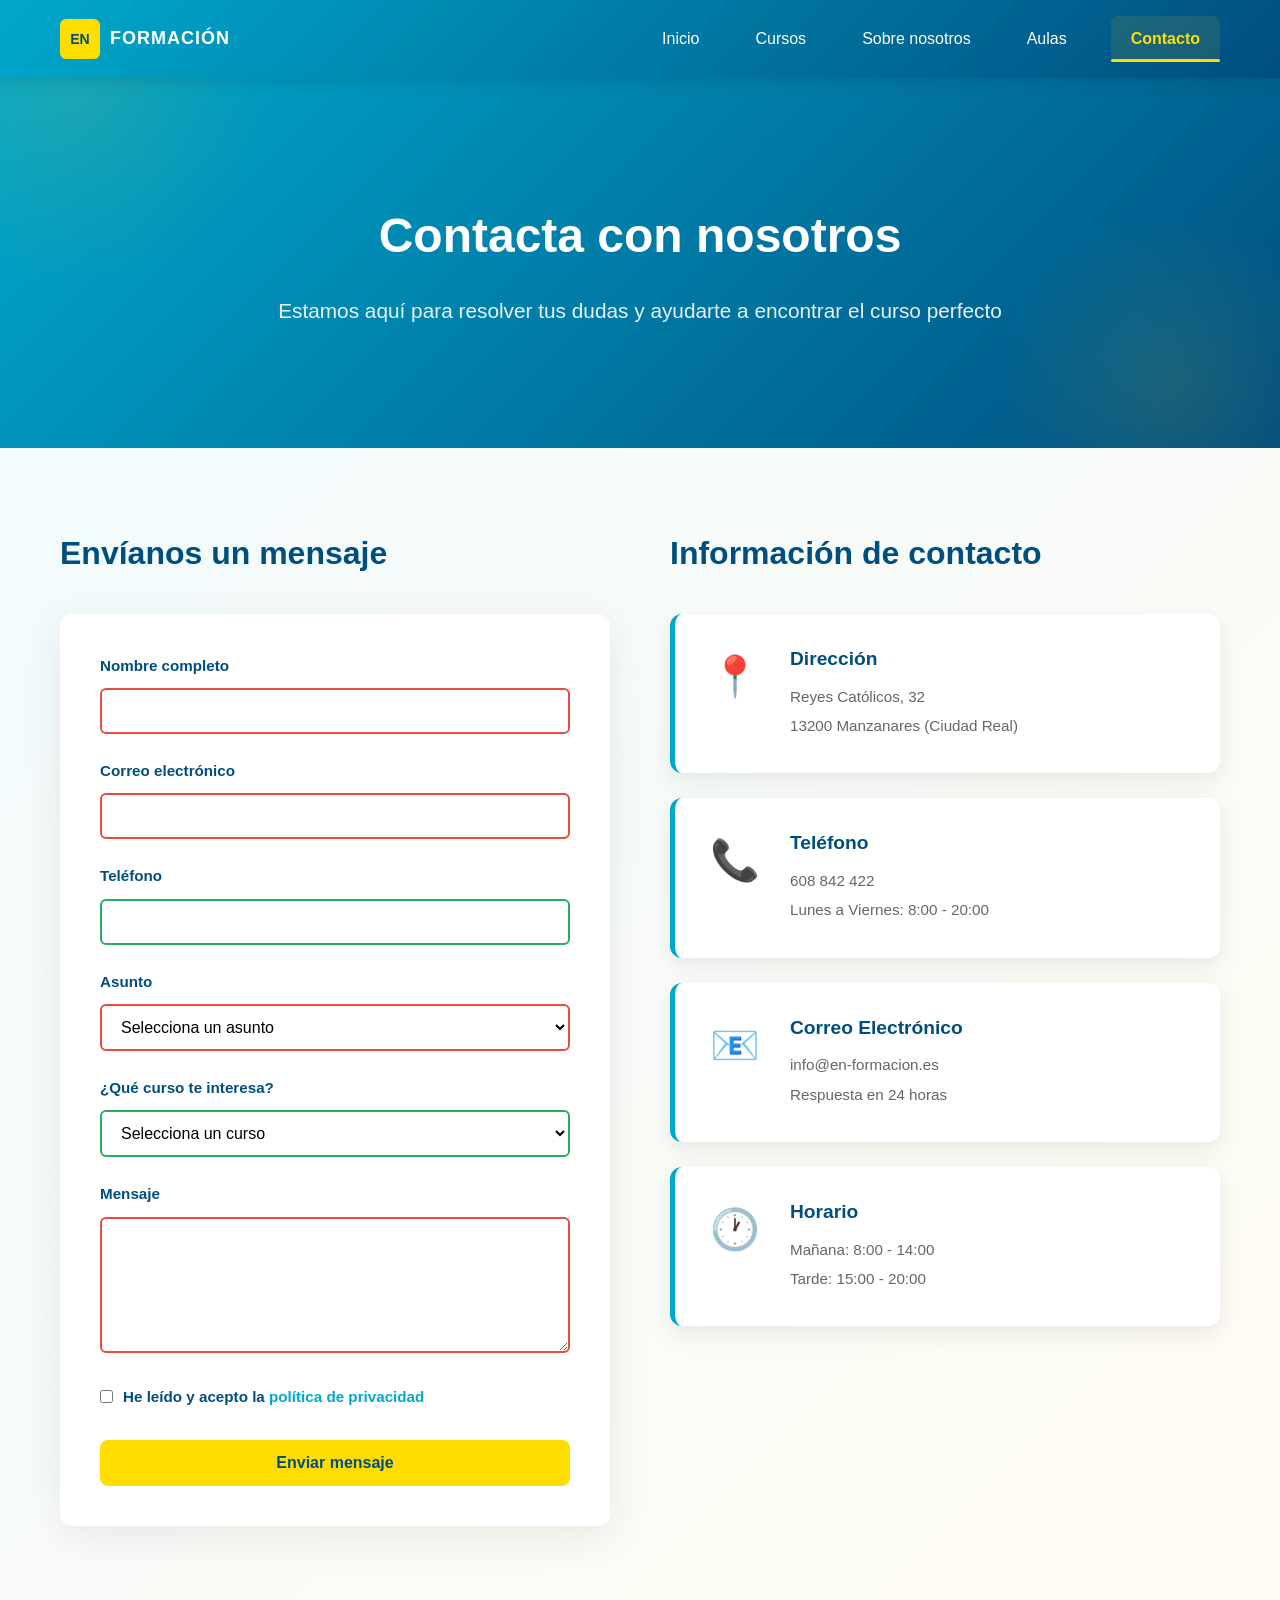
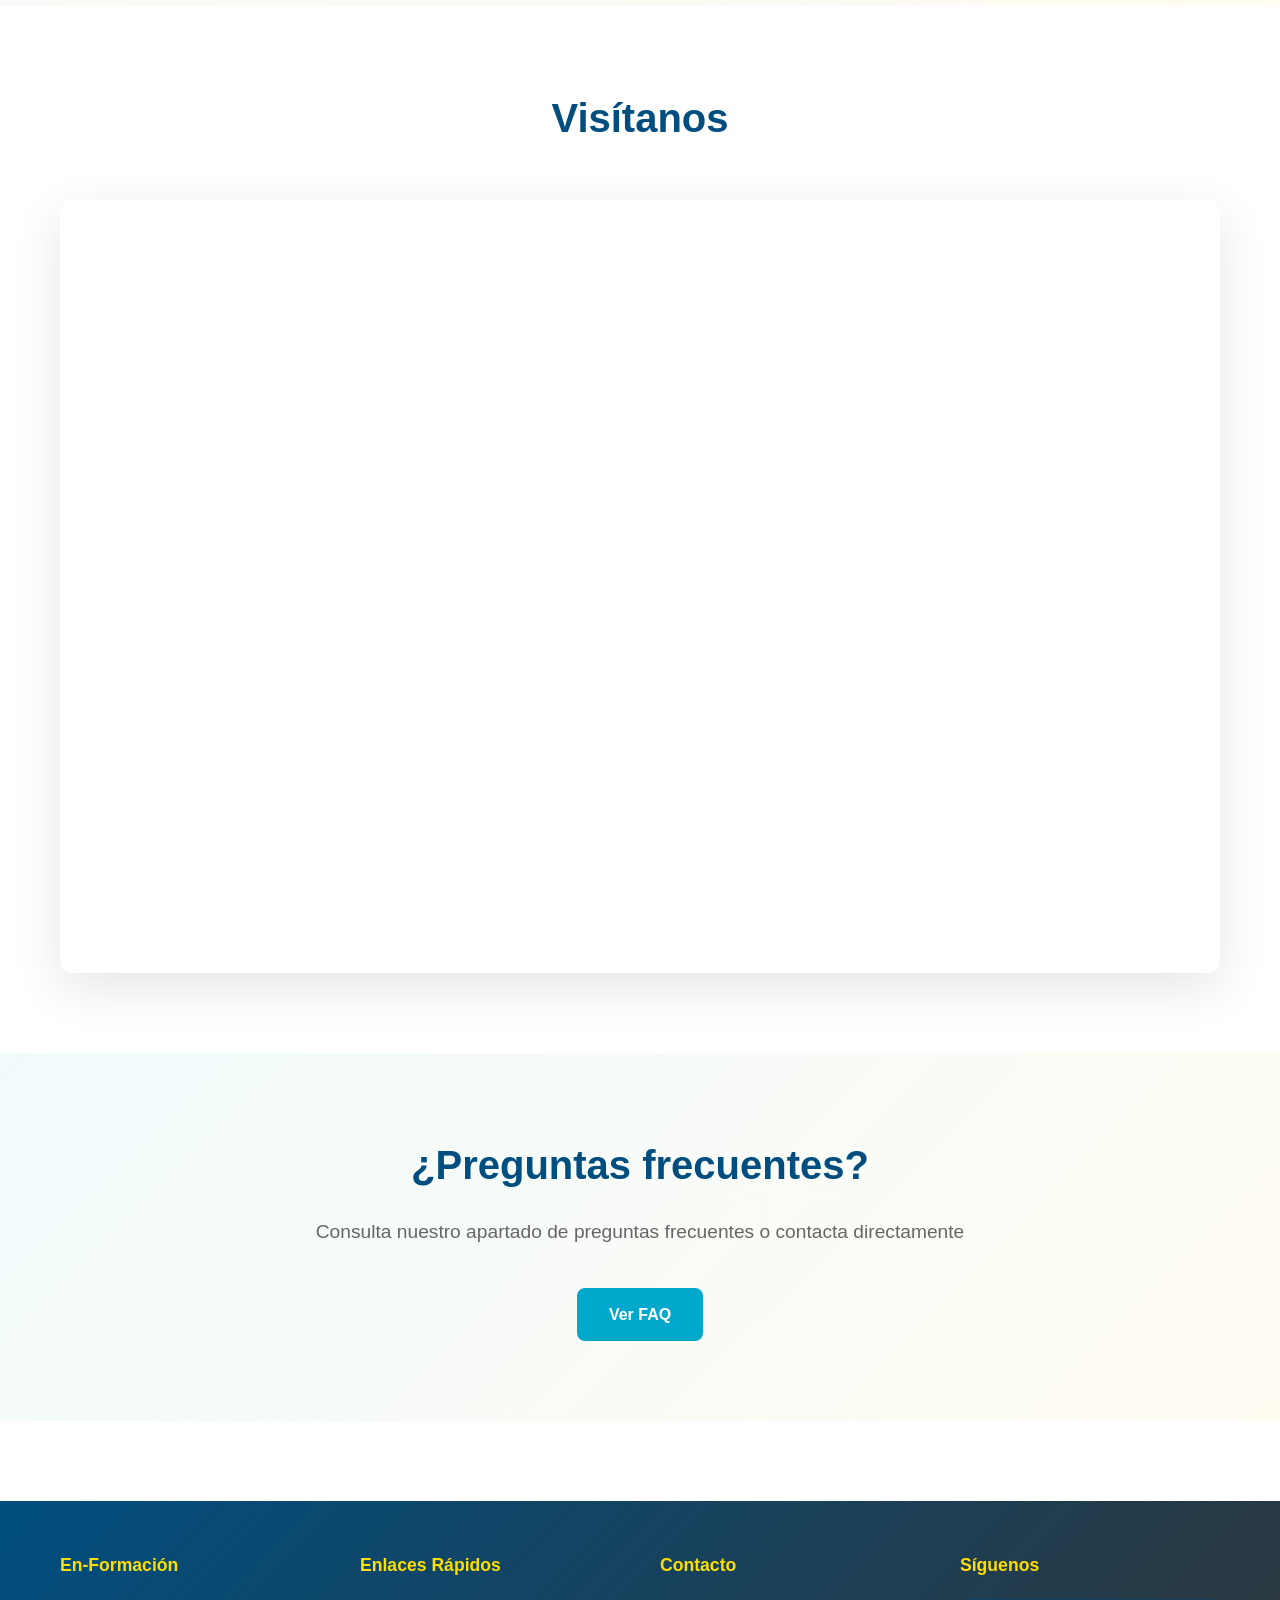
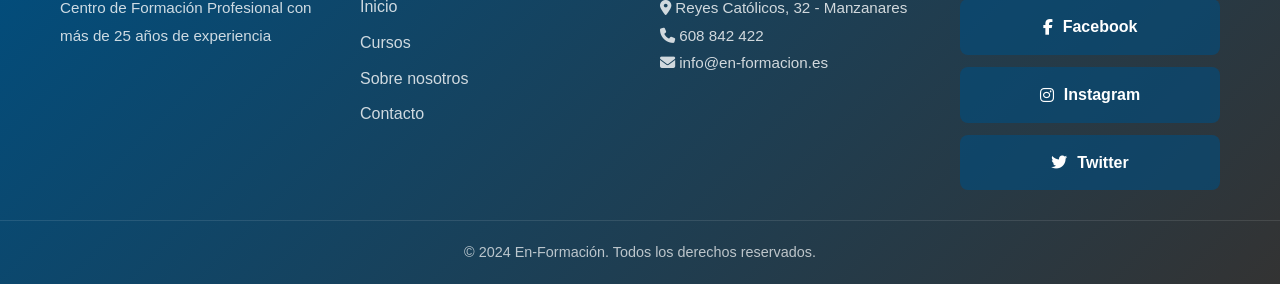
<file: contacto.html>
<!DOCTYPE html>
<html lang="es">
<head>
    <meta charset="UTF-8">
    <meta name="viewport" content="width=device-width, initial-scale=1.0">
    <title>Contacto | En-Formación</title>
    <link rel="stylesheet" href="css/style.css">
    <link rel="stylesheet" href="css/contacto.css">
    <link rel="stylesheet" href="https://cdnjs.cloudflare.com/ajax/libs/font-awesome/6.4.0/css/all.min.css">
</head>
<body>
    <!-- HEADER/NAVBAR -->
    <header class="navbar">
        <div class="navbar-container">
            <div class="logo">
                <span class="logo-icon">EN</span>
                <span class="logo-text">FORMACIÓN</span>
            </div>
            <nav class="nav-menu">
                <a href="index.html" class="nav-link">Inicio</a>
                <a href="cursos.html" class="nav-link">Cursos</a>
                <a href="sobre-nosotros.html" class="nav-link">Sobre nosotros</a>
                <a href="galeria.html" class="nav-link">Aulas</a>
                <a href="contacto.html" class="nav-link active cta-btn">Contacto</a>
            </nav>
            <div class="hamburger">
                <span></span>
                <span></span>
                <span></span>
            </div>
        </div>
    </header>

    <!-- HERO CONTACTO -->
    <section class="hero-contacto">
        <div class="hero-contacto-content">
            <h1>Contacta con nosotros</h1>
            <p>Estamos aquí para resolver tus dudas y ayudarte a encontrar el curso perfecto</p>
        </div>
    </section>

    <!-- CONTENIDO CONTACTO -->
    <section class="contacto-section">
        <div class="container">
            <div class="contacto-grid">
                
                <!-- FORMULARIO -->
                <div class="contacto-form-wrapper">
                    <h2>Envíanos un mensaje</h2>
                    <form class="contacto-form" id="formularioContacto">
                        <div class="form-group">
                            <label for="nombre">Nombre completo</label>
                            <input type="text" id="nombre" name="nombre" required>
                        </div>

                        <div class="form-group">
                            <label for="email">Correo electrónico</label>
                            <input type="email" id="email" name="email" required>
                        </div>

                        <div class="form-group">
                            <label for="telefono">Teléfono</label>
                            <input type="tel" id="telefono" name="telefono">
                        </div>

                        <div class="form-group">
                            <label for="asunto">Asunto</label>
                            <select id="asunto" name="asunto" required>
                                <option value="">Selecciona un asunto</option>
                                <option value="informacion-cursos">Información sobre cursos</option>
                                <option value="preinscripcion">Preinscripción</option>
                                <option value="practicas">Prácticas en empresa</option>
                                <option value="general">Consulta general</option>
                                <option value="otro">Otro</option>
                            </select>
                        </div>

                        <div class="form-group">
                            <label for="curso">¿Qué curso te interesa?</label>
                            <select id="curso" name="curso">
                                <option value="">Selecciona un curso</option>
                                <option value="asir">Administración de Sistemas</option>
                                <option value="ciberseguridad">Ciberseguridad</option>
                                <option value="desarrollo">Desarrollo Web</option>
                                <option value="administracion">Gestión Administrativa</option>
                                <option value="comercio">Comercio Electrónico</option>
                                <option value="turismo">Servicios Turísticos</option>
                            </select>
                        </div>

                        <div class="form-group">
                            <label for="mensaje">Mensaje</label>
                            <textarea id="mensaje" name="mensaje" rows="6" required></textarea>
                        </div>

                        <div class="form-group checkbox">
                            <input type="checkbox" id="privacidad" name="privacidad" required>
                            <label for="privacidad">He leído y acepto la <a href="#">política de privacidad</a></label>
                        </div>

                        <button type="submit" class="btn btn-submit">Enviar mensaje</button>
                    </form>
                </div>

                <!-- INFORMACIÓN CONTACTO -->
                <div class="contacto-info-wrapper">
                    <h2>Información de contacto</h2>
                    
                    <div class="info-card">
                        <div class="info-icon">📍</div>
                        <div class="info-content">
                            <h3>Dirección</h3>
                            <p>Reyes Católicos, 32</p>
                            <p>13200 Manzanares (Ciudad Real)</p>
                        </div>
                    </div>

                    <div class="info-card">
                        <div class="info-icon">📞</div>
                        <div class="info-content">
                            <h3>Teléfono</h3>
                            <p>608 842 422</p>
                            <p>Lunes a Viernes: 8:00 - 20:00</p>
                        </div>
                    </div>

                    <div class="info-card">
                        <div class="info-icon">📧</div>
                        <div class="info-content">
                            <h3>Correo Electrónico</h3>
                            <p>info@en-formacion.es</p>
                            <p>Respuesta en 24 horas</p>
                        </div>
                    </div>

                    <div class="info-card">
                        <div class="info-icon">🕐</div>
                        <div class="info-content">
                            <h3>Horario</h3>
                            <p>Mañana: 8:00 - 14:00</p>
                            <p>Tarde: 15:00 - 20:00</p>
                        </div>
                    </div>
                </div>
            </div>
        </div>
    </section>

    <!-- MAPA (opcional) -->
    <section class="mapa-section">
        <div class="container">
            <h2>Visítanos</h2>
            <div class="mapa-container">
                <iframe src="https://www.google.com/maps/embed?pb=!1m18!1m12!1m3!1d2600.0956794924045!2d-3.373335524757249!3d38.998538971702644!2m3!1f0!2f0!3f0!3m2!1i1024!2i768!4f13.1!3m3!1m2!1s0xd69145ce5993cfb%3A0xf0550d4ef80261f1!2sC.%20Reyes%20Cat%C3%B3licos%2C%2032%2C%2013200%20Manzanares%2C%20Cdad.%20Real!5e1!3m2!1ses!2ses!4v1788508440526!5m2!1ses!2ses" width="600" height="450" style="border:0;" allowfullscreen="" loading="lazy" referrerpolicy="strict-origin-when-cross-origin"></iframe>
            </div>
        </div>
    </section>

    <!-- CTA FINAL -->
    <section class="cta-contacto">
        <h2>¿Preguntas frecuentes?</h2>
        <p>Consulta nuestro apartado de preguntas frecuentes o contacta directamente</p>
        <a href="#" class="btn btn-secondary">Ver FAQ</a>
    </section>

    <!-- FOOTER -->
    <footer class="footer">
        <div class="footer-content">
            <div class="footer-section">
                <h4>En-Formación</h4>
                <p>Centro de Formación Profesional con más de 25 años de experiencia</p>
            </div>
            <div class="footer-section">
                <h4>Enlaces Rápidos</h4>
                <ul>
                    <li><a href="index.html">Inicio</a></li>
                    <li><a href="cursos.html">Cursos</a></li>
                    <li><a href="sobre-nosotros.html">Sobre nosotros</a></li>
                    <li><a href="contacto.html">Contacto</a></li>
                </ul>
            </div>
            <div class="footer-section">
                <h4>Contacto</h4>
                <p><i class="fas fa-map-marker-alt"></i> Reyes Católicos, 32 - Manzanares</p>
                <p><i class="fas fa-phone"></i> 608 842 422</p>
                <p><i class="fas fa-envelope"></i> info@en-formacion.es</p>
            </div>
            <div class="footer-section">
                <h4>Síguenos</h4>
                <div class="social-links">
    <a href="https://facebook.com/enformacionmanzanares" class="social-link-button" target="_blank">
        <i class="fab fa-facebook-f"></i> Facebook
    </a>
    <a href="https://instagram.com/enformacion" class="social-link-button" target="_blank">
        <i class="fab fa-instagram"></i> Instagram
    </a>
    <a href="https://twitter.com/enformacion" class="social-link-button" target="_blank">
        <i class="fab fa-twitter"></i> Twitter
    </a>
</div>
            </div>
        </div>
        <div class="footer-bottom">
            <p>&copy; 2024 En-Formación. Todos los derechos reservados.</p>
        </div>
    </footer>

    <script src="js/script.js"></script>
</body>
</html>
</file>
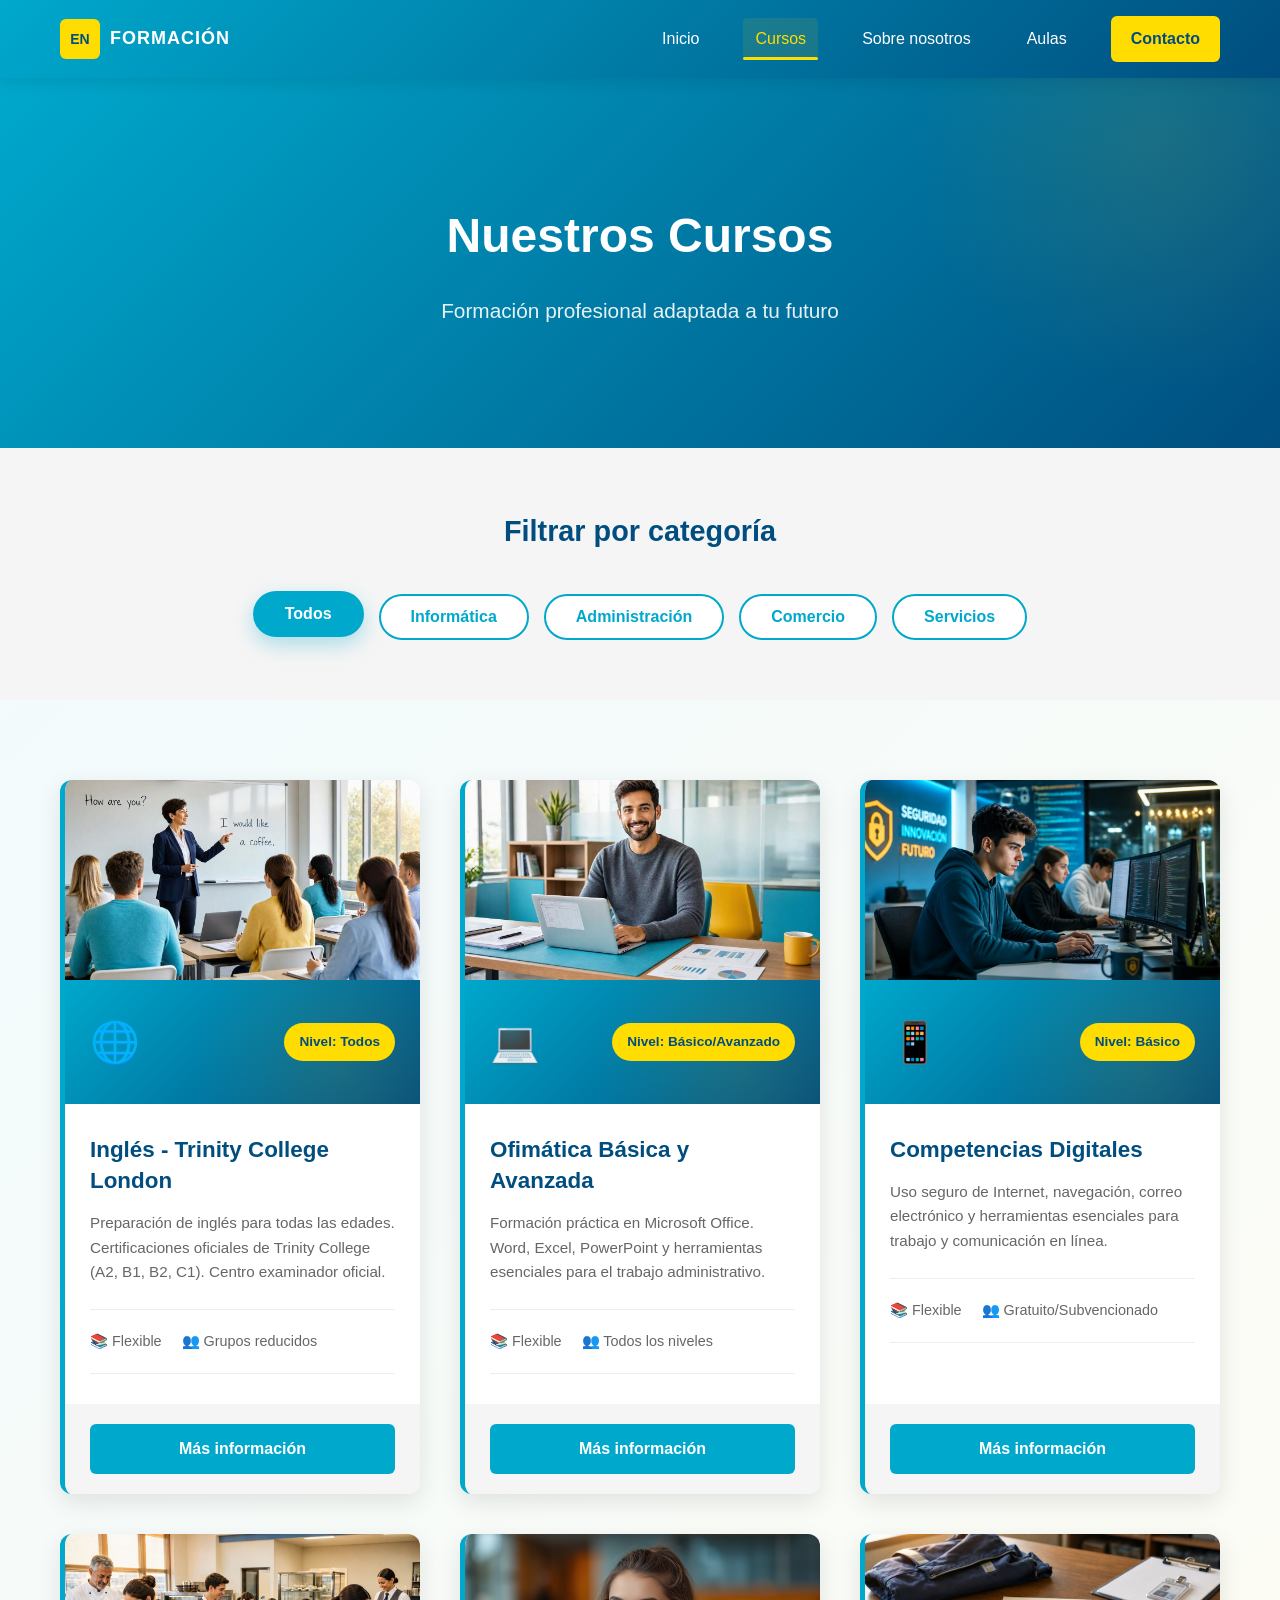
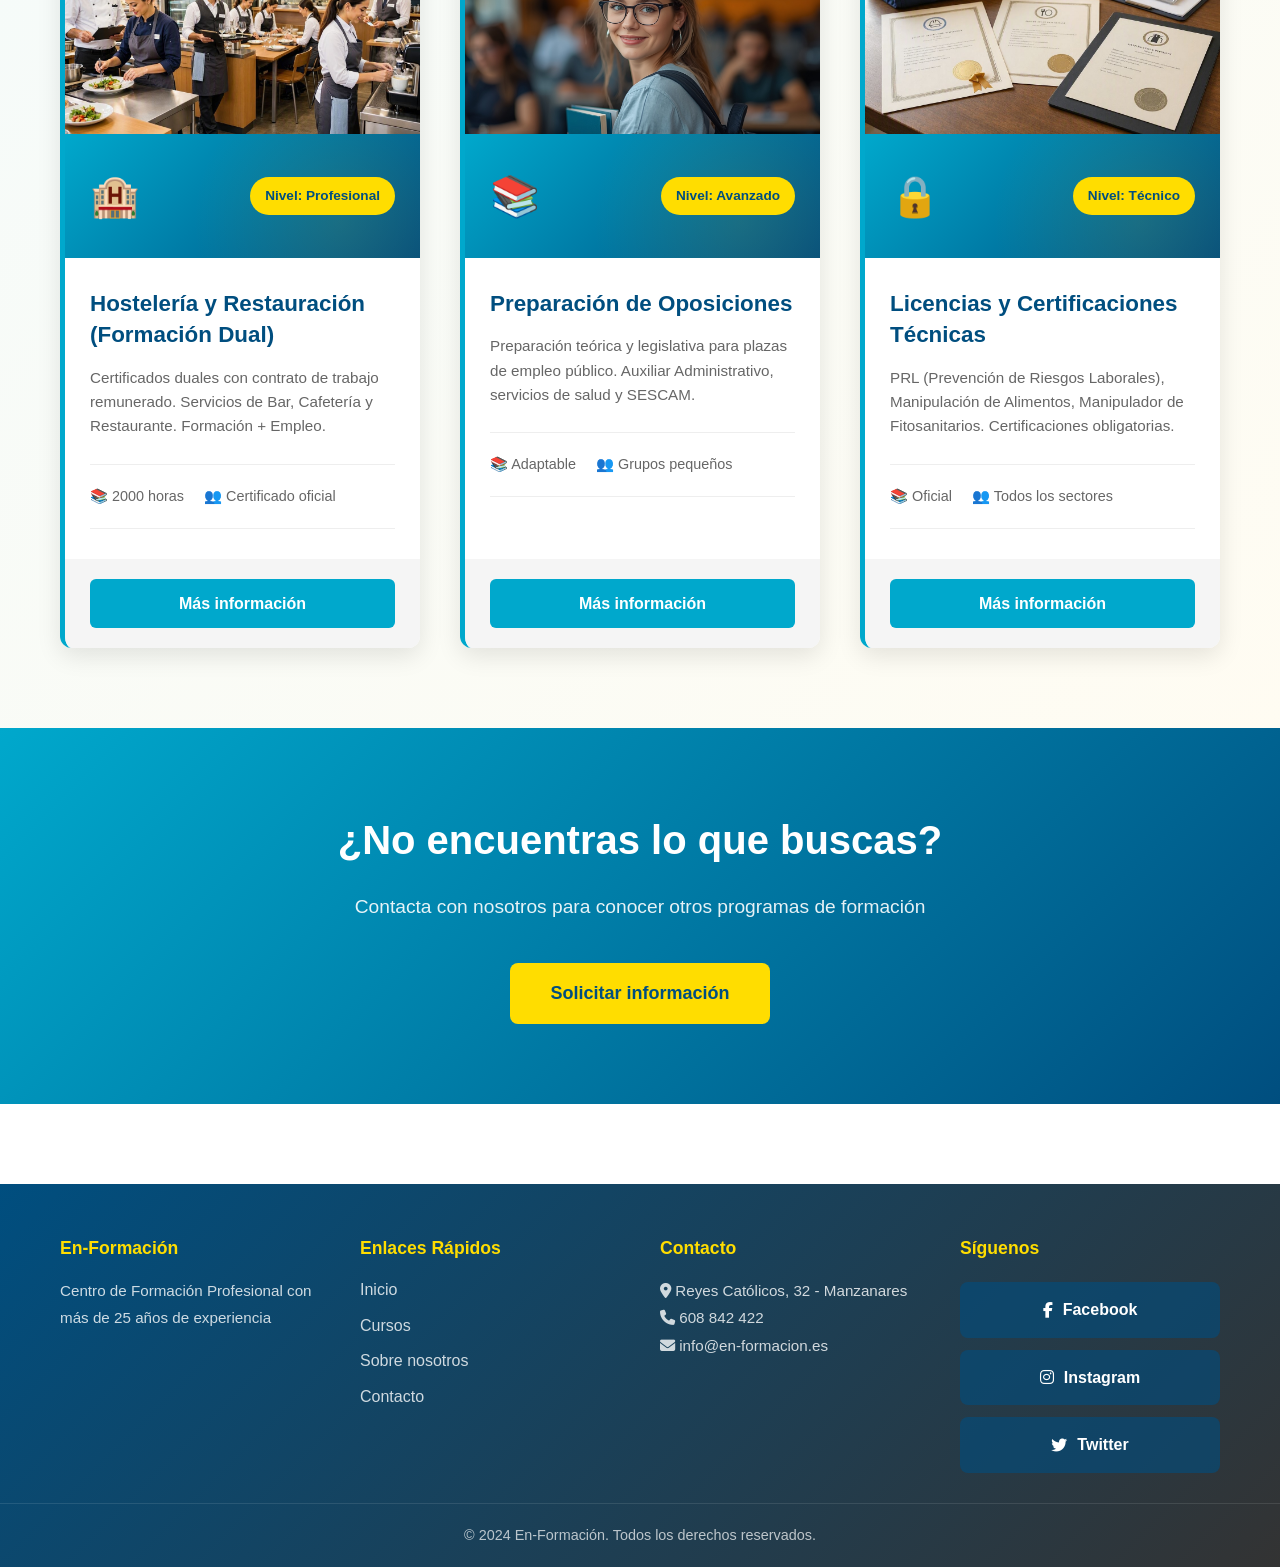
<file: cursos.html>
<!DOCTYPE html>
<html lang="es">
<head>
    <meta charset="UTF-8">
    <meta name="viewport" content="width=device-width, initial-scale=1.0">
    <title>Cursos | En-Formación</title>
    <link rel="stylesheet" href="css/style.css">
    <link rel="stylesheet" href="css/cursos.css">
    <link rel="stylesheet" href="https://cdnjs.cloudflare.com/ajax/libs/font-awesome/6.4.0/css/all.min.css">
</head>
<body>
    <!-- HEADER/NAVBAR -->
    <header class="navbar">
        <div class="navbar-container">
            <div class="logo">
                <span class="logo-icon">EN</span>
                <span class="logo-text">FORMACIÓN</span>
            </div>
            <nav class="nav-menu">
                <a href="index.html" class="nav-link">Inicio</a>
                <a href="cursos.html" class="nav-link active">Cursos</a>
                <a href="sobre-nosotros.html" class="nav-link">Sobre nosotros</a>
                <a href="galeria.html" class="nav-link">Aulas</a>
                <a href="contacto.html" class="nav-link cta-btn">Contacto</a>
            </nav>
            <div class="hamburger">
                <span></span>
                <span></span>
                <span></span>
            </div>
        </div>
    </header>

    <!-- HERO CURSOS -->
    <section class="hero-cursos">
        <div class="hero-overlay">
            <h1>Nuestros Cursos</h1>
            <p>Formación profesional adaptada a tu futuro</p>
        </div>
    </section>

    <!-- FILTROS -->
    <section class="filter-section">
        <div class="container">
            <h2>Filtrar por categoría</h2>
            <div class="filter-buttons">
                <button class="filter-btn active" data-filter="all">Todos</button>
                <button class="filter-btn" data-filter="informatica">Informática</button>
                <button class="filter-btn" data-filter="administracion">Administración</button>
                <button class="filter-btn" data-filter="comercio">Comercio</button>
                <button class="filter-btn" data-filter="servicios">Servicios</button>
            </div>
        </div>
    </section>

    <!-- GRID DE CURSOS -->
    <section class="cursos-section">
        <div class="container">
            <div class="cursos-grid">
                
      <!-- CURSO 1 - IDIOMAS -->
<div class="curso-card" data-category="idiomas">
    <div class="curso-imagen">
        <img src="img/curso-idiomas.jpg" alt="Idiomas">
    </div>
    <div class="curso-header">
        <span class="curso-icon">🌐</span>
        <span class="curso-nivel">Nivel: Todos</span>
    </div>
    <div class="curso-body">
        <h3>Inglés - Trinity College London</h3>
        <p class="curso-desc">Preparación de inglés para todas las edades. Certificaciones oficiales de Trinity College (A2, B1, B2, C1). Centro examinador oficial.</p>
        <div class="curso-info">
            <span>📚 Flexible</span>
            <span>👥 Grupos reducidos</span>
        </div>
    </div>
    <div class="curso-footer">
        <a href="#contacto" class="btn-curso">Más información</a>
    </div>
</div>

<!-- CURSO 2 - OFIMÁTICA -->
<div class="curso-card" data-category="informatica">
    <div class="curso-imagen">
        <img src="img/curso-gestion.jpg" alt="Ofimática">
    </div>
    <div class="curso-header">
        <span class="curso-icon">💻</span>
        <span class="curso-nivel">Nivel: Básico/Avanzado</span>
    </div>
    <div class="curso-body">
        <h3>Ofimática Básica y Avanzada</h3>
        <p class="curso-desc">Formación práctica en Microsoft Office. Word, Excel, PowerPoint y herramientas esenciales para el trabajo administrativo.</p>
        <div class="curso-info">
            <span>📚 Flexible</span>
            <span>👥 Todos los niveles</span>
        </div>
    </div>
    <div class="curso-footer">
        <a href="#contacto" class="btn-curso">Más información</a>
    </div>
</div>

<!-- CURSO 3 - COMPETENCIAS DIGITALES -->
<div class="curso-card" data-category="informatica">
    <div class="curso-imagen">
        <img src="img/curso-competencias-digitales.jpg" alt="Competencias Digitales">
    </div>
    <div class="curso-header">
        <span class="curso-icon">📱</span>
        <span class="curso-nivel">Nivel: Básico</span>
    </div>
    <div class="curso-body">
        <h3>Competencias Digitales</h3>
        <p class="curso-desc">Uso seguro de Internet, navegación, correo electrónico y herramientas esenciales para trabajo y comunicación en línea.</p>
        <div class="curso-info">
            <span>📚 Flexible</span>
            <span>👥 Gratuito/Subvencionado</span>
        </div>
    </div>
    <div class="curso-footer">
        <a href="#contacto" class="btn-curso">Más información</a>
    </div>
</div>

<!-- CURSO 4 - HOSTELERÍA DUAL -->
<div class="curso-card" data-category="servicios">
    <div class="curso-imagen">
        <img src="img/curso-hosteleria.jpg" alt="Hostelería">
    </div>
    <div class="curso-header">
        <span class="curso-icon">🏨</span>
        <span class="curso-nivel">Nivel: Profesional</span>
    </div>
    <div class="curso-body">
        <h3>Hostelería y Restauración (Formación Dual)</h3>
        <p class="curso-desc">Certificados duales con contrato de trabajo remunerado. Servicios de Bar, Cafetería y Restaurante. Formación + Empleo.</p>
        <div class="curso-info">
            <span>📚 2000 horas</span>
            <span>👥 Certificado oficial</span>
        </div>
    </div>
    <div class="curso-footer">
        <a href="#contacto" class="btn-curso">Más información</a>
    </div>
</div>

<!-- CURSO 5 - OPOSICIONES -->
<div class="curso-card" data-category="administracion">
    <div class="curso-imagen">
        <img src="img/curso-oposiciones.jpg" alt="Oposiciones">
    </div>
    <div class="curso-header">
        <span class="curso-icon">📚</span>
        <span class="curso-nivel">Nivel: Avanzado</span>
    </div>
    <div class="curso-body">
        <h3>Preparación de Oposiciones</h3>
        <p class="curso-desc">Preparación teórica y legislativa para plazas de empleo público. Auxiliar Administrativo, servicios de salud y SESCAM.</p>
        <div class="curso-info">
            <span>📚 Adaptable</span>
            <span>👥 Grupos pequeños</span>
        </div>
    </div>
    <div class="curso-footer">
        <a href="#contacto" class="btn-curso">Más información</a>
    </div>
</div>

<!-- CURSO 6 - LICENCIAS PROFESIONALES -->
<div class="curso-card" data-category="comercio">
    <div class="curso-imagen">
        <img src="img/curso-Licencias y Certificaciones.jpg" alt="Licencias">
    </div>
    <div class="curso-header">
        <span class="curso-icon">🔒</span>
        <span class="curso-nivel">Nivel: Técnico</span>
    </div>
    <div class="curso-body">
        <h3>Licencias y Certificaciones Técnicas</h3>
        <p class="curso-desc">PRL (Prevención de Riesgos Laborales), Manipulación de Alimentos, Manipulador de Fitosanitarios. Certificaciones obligatorias.</p>
        <div class="curso-info">
            <span>📚 Oficial</span>
            <span>👥 Todos los sectores</span>
        </div>
    </div>
    <div class="curso-footer">
        <a href="#contacto" class="btn-curso">Más información</a>
    </div>
</div>
            </div>
        </div>
    </section>

    <!-- CTA -->
    <section class="cta-cursos">
        <h2>¿No encuentras lo que buscas?</h2>
        <p>Contacta con nosotros para conocer otros programas de formación</p>
        <a href="contacto.html" class="btn btn-large">Solicitar información</a>
    </section>

    <!-- FOOTER -->
    <footer class="footer">
        <div class="footer-content">
            <div class="footer-section">
                <h4>En-Formación</h4>
                <p>Centro de Formación Profesional con más de 25 años de experiencia</p>
            </div>
            <div class="footer-section">
                <h4>Enlaces Rápidos</h4>
                <ul>
                    <li><a href="index.html">Inicio</a></li>
                    <li><a href="cursos.html">Cursos</a></li>
                    <li><a href="sobre-nosotros.html">Sobre nosotros</a></li>
                    <li><a href="contacto.html">Contacto</a></li>
                </ul>
            </div>
            <div class="footer-section">
                <h4>Contacto</h4>
                <p><i class="fas fa-map-marker-alt"></i> Reyes Católicos, 32 - Manzanares</p>
                <p><i class="fas fa-phone"></i> 608 842 422</p>
                <p><i class="fas fa-envelope"></i> info@en-formacion.es</p>
            </div>
            <div class="footer-section">
                <h4>Síguenos</h4>
                <div class="social-links">
    <a href="https://facebook.com/enformacionmanzanares" class="social-link-button" target="_blank">
        <i class="fab fa-facebook-f"></i> Facebook
    </a>
    <a href="https://instagram.com/enformacion" class="social-link-button" target="_blank">
        <i class="fab fa-instagram"></i> Instagram
    </a>
    <a href="https://twitter.com/enformacion" class="social-link-button" target="_blank">
        <i class="fab fa-twitter"></i> Twitter
    </a>
</div>
            </div>
        </div>
        <div class="footer-bottom">
            <p>&copy; 2024 En-Formación. Todos los derechos reservados.</p>
        </div>
    </footer>

    <script src="js/script.js"></script>
</body>
</html>
</file>
<file: css/style.css>
/* ===== VARIABLES Y COLORES ===== */
:root {
    --primary-blue: #00A8CC;
    --dark-blue: #004E7F;
    --light-blue: #E0F7FF;
    --primary-yellow: #FFDD00;
    --dark-yellow: #FF9500;
    --dark-gray: #333333;
    --light-gray: #f5f5f5;
    --white: #ffffff;
    --text-dark: #2c3e50;
    --border-radius: 8px;
    --transition: all 0.3s ease;
}

/* ===== RESET ===== */
* {
    margin: 0;
    padding: 0;
    box-sizing: border-box;
}

html {
    scroll-behavior: smooth;
}

body {
    font-family: 'Segoe UI', Tahoma, Geneva, Verdana, sans-serif;
    color: var(--text-dark);
    line-height: 1.6;
    background-color: var(--white);
}

/* ===== CONTENEDOR ===== */
.container {
    max-width: 1200px;
    margin: 0 auto;
    padding: 0 20px;
}

/* ===== NAVBAR/HEADER ===== */
.navbar {
    background: linear-gradient(135deg, var(--primary-blue) 0%, var(--dark-blue) 100%);
    padding: 1rem 0;
    position: sticky;
    top: 0;
    z-index: 1000;
    box-shadow: 0 4px 15px rgba(0, 0, 0, 0.1);
}

.navbar-container {
    max-width: 1200px;
    margin: 0 auto;
    padding: 0 20px;
    display: flex;
    justify-content: space-between;
    align-items: center;
}

.logo {
    display: flex;
    align-items: center;
    gap: 10px;
    cursor: pointer;
    transition: var(--transition);
}

.logo-icon {
    background-color: var(--primary-yellow);
    color: var(--dark-blue);
    width: 40px;
    height: 40px;
    display: flex;
    align-items: center;
    justify-content: center;
    border-radius: 6px;
    font-weight: bold;
    font-size: 14px;
}

.logo-text {
    color: var(--white);
    font-weight: 700;
    font-size: 18px;
    letter-spacing: 1px;
}

.logo:hover {
    transform: scale(1.05);
}

/* ===== NAVEGACIÓN ===== */
.nav-menu {
    display: flex;
    gap: 2rem;
    align-items: center;
}

.nav-link {
    color: var(--white);
    text-decoration: none;
    font-weight: 500;
    transition: var(--transition);
    padding: 8px 12px;
    border-radius: 4px;
    position: relative;
}

.nav-link:hover,
.nav-link.active {
    color: var(--primary-yellow);
    background-color: rgba(255, 195, 0, 0.1);
}

.nav-link.active::after {
    content: '';
    position: absolute;
    bottom: 0;
    left: 0;
    right: 0;
    height: 3px;
    background-color: var(--primary-yellow);
    border-radius: 2px;
}

.cta-btn {
    background-color: var(--primary-yellow);
    color: var(--dark-blue);
    padding: 10px 20px;
    border-radius: 6px;
    font-weight: 600;
}

.cta-btn:hover {
    background-color: var(--dark-yellow);
    color: var(--white);
}

/* ===== HAMBURGER (Mobile) ===== */
.hamburger {
    display: none;
    flex-direction: column;
    cursor: pointer;
    gap: 6px;
}

.hamburger span {
    width: 25px;
    height: 3px;
    background-color: var(--white);
    border-radius: 2px;
    transition: var(--transition);
}

/* ===== BOTONES ===== */
.btn {
    display: inline-block;
    padding: 12px 30px;
    border-radius: var(--border-radius);
    text-decoration: none;
    font-weight: 600;
    transition: var(--transition);
    border: none;
    cursor: pointer;
    text-align: center;
    font-size: 16px;
}

.btn-primary {
    background-color: var(--primary-blue);
    color: var(--white);
}

.btn-primary:hover {
    background-color: var(--dark-blue);
    transform: translateY(-2px);
    box-shadow: 0 8px 20px rgba(0, 168, 204, 0.3);
}

.btn-secondary {
    background-color: var(--white);
    color: var(--primary-blue);
    border: 2px solid var(--primary-blue);
}

.btn-secondary:hover {
    background-color: var(--primary-blue);
    color: var(--white);
    transform: translateY(-2px);
}

.btn-large {
    padding: 16px 40px;
    font-size: 18px;
}

.btn-submit {
    background-color: var(--primary-yellow);
    color: var(--dark-blue);
    width: 100%;
    padding: 14px;
    font-weight: 600;
}

.btn-submit:hover {
    background-color: var(--dark-yellow);
    color: var(--white);
}

/* ===== SECCIONES ===== */
.section-header {
    text-align: center;
    margin-bottom: 60px;
}

.section-header h2 {
    font-size: 2.5rem;
    color: var(--dark-blue);
    margin-bottom: 15px;
}

.section-header p {
    font-size: 1.1rem;
    color: #666;
}

.section-title {
    text-align: center;
    font-size: 2.5rem;
    color: var(--dark-blue);
    margin-bottom: 20px;
}

.section-subtitle {
    text-align: center;
    font-size: 1.1rem;
    color: #666;
    margin-bottom: 50px;
}

/* ===== HIGHLIGHT ===== */
.highlight-yellow {
    color: var(--primary-yellow);
}

/* ===== FOOTER ===== */
.footer {
    background: linear-gradient(135deg, var(--dark-blue) 0%, var(--dark-gray) 100%);
    color: var(--white);
    padding: 50px 0 20px;
    margin-top: 80px;
}

.footer-content {
    max-width: 1200px;
    margin: 0 auto;
    padding: 0 20px;
    display: grid;
    grid-template-columns: repeat(auto-fit, minmax(250px, 1fr));
    gap: 40px;
    margin-bottom: 30px;
}

.footer-section h4 {
    color: var(--primary-yellow);
    margin-bottom: 15px;
    font-size: 1.1rem;
}

.footer-section p {
    font-size: 0.95rem;
    line-height: 1.8;
    color: rgba(255, 255, 255, 0.8);
}

.footer-section ul {
    list-style: none;
}

.footer-section ul li {
    margin-bottom: 10px;
}

.footer-section ul li a {
    color: rgba(255, 255, 255, 0.8);
    text-decoration: none;
    transition: var(--transition);
}

.footer-section ul li a:hover {
    color: var(--primary-yellow);
    padding-left: 5px;
}

.social-links {
    display: flex;
    flex-direction: column;
    gap: 12px;
    margin-top: 20px;
}

.social-link-button {
    display: flex;
    align-items: center;
    justify-content: center;
    padding: 15px 20px;
    background-color: rgba(0, 78, 127, 0.6);
    color: var(--white);
    text-decoration: none;
    border-radius: 8px;
    font-weight: 600;
    font-size: 1rem;
    transition: var(--transition);
    gap: 10px;
}

.social-link-button:hover {
    background-color: var(--primary-yellow);
    color: var(--dark-blue);
    transform: translateX(5px);
}

.social-icon {
    font-size: 1.5rem;
    cursor: pointer;
    transition: var(--transition);
}

.social-icon:hover {
    transform: scale(1.2) translateY(-5px);
}

.footer-bottom {
    text-align: center;
    padding-top: 20px;
    border-top: 1px solid rgba(255, 255, 255, 0.1);
    color: rgba(255, 255, 255, 0.7);
    font-size: 0.9rem;
}

/* ===== RESPONSIVE ===== */
@media (max-width: 768px) {
    .nav-menu {
        display: none;
        position: absolute;
        top: 70px;
        left: 0;
        right: 0;
        flex-direction: column;
        background: var(--primary-blue);
        padding: 20px;
        gap: 0;
    }

    .nav-menu.active {
        display: flex;
    }

    .nav-link {
        padding: 12px;
        border-bottom: 1px solid rgba(255, 255, 255, 0.1);
    }

    .hamburger {
        display: flex;
    }

    .section-header h2,
    .section-title {
        font-size: 1.8rem;
    }

    .footer-content {
        grid-template-columns: 1fr;
        gap: 30px;
    }
}

@media (max-width: 480px) {
    .container {
        padding: 0 15px;
    }

    .btn {
        padding: 10px 20px;
        font-size: 14px;
    }

    .section-header h2,
    .section-title {
        font-size: 1.5rem;
    }

    .logo-text {
        font-size: 14px;
    }
}
/* ===== MAPA SECTION ===== */
.mapa-section {
    padding: 80px 0;
    background: var(--white);
}

.mapa-section h2 {
    font-size: 2.5rem;
    color: var(--dark-blue);
    text-align: center;
    margin-bottom: 50px;
    font-weight: 700;
}

.mapa-container {
    position: relative;
    width: 100%;
    padding-bottom: 66.66%; /* Relación 3:2 */
    height: 0;
    overflow: hidden;
    border-radius: 12px;
    box-shadow: 0 15px 50px rgba(0, 0, 0, 0.1);
    animation: slideInUp 0.8s ease;
}

.mapa-container iframe {
    position: absolute;
    top: 0;
    left: 0;
    width: 100%;
    height: 100%;
    border: none;
    border-radius: 12px;
}

@keyframes slideInUp {
    from {
        opacity: 0;
        transform: translateY(30px);
    }
    to {
        opacity: 1;
        transform: translateY(0);
    }
}

/* ===== RESPONSIVE ===== */
@media (max-width: 768px) {
    .mapa-section h2 {
        font-size: 1.8rem;
    }

    .mapa-container {
        padding-bottom: 56.25%; /* Relación 16:9 en móvil */
    }
}
</file>
<file: css/contacto.css>
/* ===== HERO CONTACTO ===== */
.hero-contacto {
    background: linear-gradient(135deg, var(--primary-blue) 0%, var(--dark-blue) 100%);
    padding: 120px 0;
    text-align: center;
    position: relative;
    overflow: hidden;
}

.hero-contacto::before {
    content: '';
    position: absolute;
    top: -50%;
    left: -10%;
    width: 400px;
    height: 400px;
    background: radial-gradient(circle, rgba(255, 195, 0, 0.1) 0%, transparent 70%);
    border-radius: 50%;
}

.hero-contacto::after {
    content: '';
    position: absolute;
    bottom: -30%;
    right: -5%;
    width: 350px;
    height: 350px;
    background: radial-gradient(circle, rgba(255, 195, 0, 0.1) 0%, transparent 70%);
    border-radius: 50%;
}

.hero-contacto-content {
    position: relative;
    z-index: 1;
    animation: fadeInUp 0.8s ease;
}

.hero-contacto h1 {
    font-size: 3rem;
    color: var(--white);
    margin-bottom: 20px;
    font-weight: 800;
}

.hero-contacto p {
    font-size: 1.3rem;
    color: rgba(255, 255, 255, 0.9);
}

/* ===== CONTACTO SECTION ===== */
.contacto-section {
    padding: 80px 0;
    background: linear-gradient(135deg, rgba(0, 168, 204, 0.05) 0%, rgba(255, 195, 0, 0.05) 100%);
}

.contacto-grid {
    display: grid;
    grid-template-columns: 1fr 1fr;
    gap: 60px;
}

/* ===== FORMULARIO ===== */
.contacto-form-wrapper {
    animation: slideInLeft 0.8s ease;
}

.contacto-form-wrapper h2 {
    font-size: 2rem;
    color: var(--dark-blue);
    margin-bottom: 35px;
    font-weight: 700;
}

.contacto-form {
    background: var(--white);
    padding: 40px;
    border-radius: 12px;
    box-shadow: 0 10px 40px rgba(0, 0, 0, 0.08);
}

.form-group {
    margin-bottom: 25px;
}

.form-group label {
    display: block;
    color: var(--dark-blue);
    font-weight: 600;
    margin-bottom: 10px;
    font-size: 0.95rem;
}

.form-group input,
.form-group select,
.form-group textarea {
    width: 100%;
    padding: 12px 15px;
    border: 2px solid #e0e0e0;
    border-radius: 6px;
    font-size: 1rem;
    font-family: inherit;
    transition: var(--transition);
    background-color: var(--white);
}

.form-group input:focus,
.form-group select:focus,
.form-group textarea:focus {
    outline: none;
    border-color: var(--primary-blue);
    box-shadow: 0 0 0 3px rgba(0, 168, 204, 0.1);
}

.form-group textarea {
    resize: vertical;
    min-height: 120px;
}

.form-group.checkbox {
    display: flex;
    align-items: flex-start;
    gap: 10px;
    margin-bottom: 30px;
}

.form-group.checkbox input {
    width: auto;
    margin-top: 5px;
    cursor: pointer;
}

.form-group.checkbox label {
    margin-bottom: 0;
    cursor: pointer;
}

.form-group.checkbox a {
    color: var(--primary-blue);
    text-decoration: none;
}

.form-group.checkbox a:hover {
    text-decoration: underline;
}

.btn-submit {
    width: 100%;
}

/* ===== INFORMACIÓN CONTACTO ===== */
.contacto-info-wrapper {
    animation: slideInRight 0.8s ease;
}

.contacto-info-wrapper h2 {
    font-size: 2rem;
    color: var(--dark-blue);
    margin-bottom: 35px;
    font-weight: 700;
}

.info-card {
    background: var(--white);
    padding: 30px;
    border-radius: 12px;
    margin-bottom: 25px;
    box-shadow: 0 8px 25px rgba(0, 0, 0, 0.08);
    display: flex;
    gap: 25px;
    align-items: flex-start;
    transition: var(--transition);
    border-left: 5px solid var(--primary-blue);
    animation: fadeInUp 0.6s ease both;
}

.info-card:nth-child(1) { animation-delay: 0.1s; }
.info-card:nth-child(2) { animation-delay: 0.2s; }
.info-card:nth-child(3) { animation-delay: 0.3s; }
.info-card:nth-child(4) { animation-delay: 0.4s; }

.info-card:hover {
    transform: translateX(10px);
    box-shadow: 0 15px 50px rgba(0, 168, 204, 0.2);
    border-left-color: var(--primary-yellow);
}

.info-icon {
    font-size: 2.5rem;
    min-width: 60px;
    text-align: center;
}

.info-content h3 {
    color: var(--dark-blue);
    font-size: 1.2rem;
    margin-bottom: 10px;
    font-weight: 700;
}

.info-content p {
    color: #666;
    line-height: 1.6;
    font-size: 0.95rem;
    margin: 5px 0;
}

/* ===== REDES SOCIALES ===== */
.redes-contacto {
    background: linear-gradient(135deg, var(--primary-blue) 0%, var(--dark-blue) 100%);
    padding: 30px;
    border-radius: 12px;
    color: var(--white);
    margin-top: 15px;
    animation: fadeInUp 0.6s ease 0.5s both;
}

.redes-contacto h3 {
    font-size: 1.2rem;
    margin-bottom: 20px;
    font-weight: 700;
}

.social-links-contact {
    display: flex;
    flex-direction: column;
    gap: 12px;
}

.social-link-contact {
    background-color: rgba(255, 255, 255, 0.1);
    color: var(--white);
    padding: 12px 20px;
    border-radius: 6px;
    text-decoration: none;
    transition: var(--transition);
    font-weight: 600;
    text-align: center;
}

.social-link-contact:hover {
    background-color: var(--primary-yellow);
    color: var(--dark-blue);
    transform: translateX(10px);
}

/* ===== MAPA SECTION ===== */
.mapa-section {
    padding: 80px 0;
    background: var(--white);
}

.mapa-section h2 {
    font-size: 2.5rem;
    color: var(--dark-blue);
    text-align: center;
    margin-bottom: 50px;
    font-weight: 700;
}

.mapa-container {
    border-radius: 12px;
    overflow: hidden;
    box-shadow: 0 15px 50px rgba(0, 0, 0, 0.1);
    animation: slideInUp 0.8s ease;
}

@keyframes slideInUp {
    from {
        opacity: 0;
        transform: translateY(30px);
    }
    to {
        opacity: 1;
        transform: translateY(0);
    }
}

/* ===== CTA CONTACTO ===== */
.cta-contacto {
    padding: 80px 0;
    background: linear-gradient(135deg, rgba(0, 168, 204, 0.05) 0%, rgba(255, 195, 0, 0.05) 100%);
    text-align: center;
}

.cta-contacto h2 {
    font-size: 2.5rem;
    color: var(--dark-blue);
    margin-bottom: 20px;
    font-weight: 700;
}

.cta-contacto p {
    font-size: 1.2rem;
    color: #666;
    margin-bottom: 40px;
}

.cta-contacto .btn {
    background-color: var(--primary-blue);
    color: var(--white);
}

.cta-contacto .btn:hover {
    background-color: var(--primary-yellow);
    color: var(--dark-blue);
}

/* ===== VALIDACIÓN DEL FORMULARIO ===== */
.form-group input:invalid:not(:placeholder-shown),
.form-group select:invalid:not(:placeholder-shown),
.form-group textarea:invalid:not(:placeholder-shown) {
    border-color: #e74c3c;
}

.form-group input:valid:not(:placeholder-shown),
.form-group select:valid:not(:placeholder-shown),
.form-group textarea:valid:not(:placeholder-shown) {
    border-color: #27ae60;
}

/* ===== RESPONSIVE ===== */
@media (max-width: 768px) {
    .hero-contacto h1 {
        font-size: 2rem;
    }

    .hero-contacto p {
        font-size: 1.1rem;
    }

    .contacto-grid {
        grid-template-columns: 1fr;
        gap: 40px;
    }

    .contacto-form-wrapper h2,
    .contacto-info-wrapper h2 {
        font-size: 1.8rem;
    }

    .info-card {
        flex-direction: column;
        align-items: center;
        text-align: center;
    }

    .info-card:hover {
        transform: translateY(-10px);
    }

    .mapa-section h2 {
        font-size: 1.8rem;
    }

    .cta-contacto h2 {
        font-size: 1.8rem;
    }

    .cta-contacto p {
        font-size: 1rem;
    }

    .social-links-contact {
        flex-direction: row;
        flex-wrap: wrap;
    }

    .social-link-contact {
        flex: 1;
        min-width: 140px;
    }
}

@media (max-width: 480px) {
    .hero-contacto {
        padding: 80px 0;
    }

    .hero-contacto h1 {
        font-size: 1.6rem;
    }

    .contacto-form {
        padding: 25px;
    }

    .form-group {
        margin-bottom: 20px;
    }

    .contacto-form-wrapper h2,
    .contacto-info-wrapper h2 {
        font-size: 1.5rem;
    }

    .info-card {
        padding: 20px 15px;
    }

    .info-icon {
        font-size: 2rem;
    }

    .info-content h3 {
        font-size: 1.1rem;
    }

    .redes-contacto {
        padding: 20px;
    }

    .social-links-contact {
        flex-direction: column;
    }

    .social-link-contact {
        min-width: auto;
    }

    .mapa-container {
        border-radius: 8px;
    }

    .cta-contacto h2 {
        font-size: 1.5rem;
    }
}
</file>
<file: css/cursos.css>
/* ===== HERO CURSOS ===== */
.hero-cursos {
    background: linear-gradient(135deg, var(--primary-blue) 0%, var(--dark-blue) 100%);
    padding: 120px 0;
    text-align: center;
    position: relative;
    overflow: hidden;
}

.hero-cursos::before {
    content: '';
    position: absolute;
    top: -50%;
    right: -10%;
    width: 500px;
    height: 500px;
    background: radial-gradient(circle, rgba(255, 195, 0, 0.1) 0%, transparent 70%);
    border-radius: 50%;
}

.hero-overlay {
    position: relative;
    z-index: 1;
    animation: fadeInUp 0.8s ease;
}

.hero-cursos h1 {
    font-size: 3rem;
    color: var(--white);
    margin-bottom: 20px;
    font-weight: 800;
}

.hero-cursos p {
    font-size: 1.3rem;
    color: rgba(255, 255, 255, 0.9);
}

/* ===== FILTROS SECTION ===== */
.filter-section {
    padding: 60px 0;
    background-color: var(--light-gray);
    text-align: center;
}

.filter-section h2 {
    font-size: 1.8rem;
    color: var(--dark-blue);
    margin-bottom: 40px;
}

.filter-buttons {
    display: flex;
    justify-content: center;
    gap: 15px;
    flex-wrap: wrap;
}

.filter-btn {
    padding: 12px 30px;
    border: 2px solid var(--primary-blue);
    background-color: var(--white);
    color: var(--primary-blue);
    border-radius: 25px;
    cursor: pointer;
    font-weight: 600;
    transition: var(--transition);
    font-size: 1rem;
}

.filter-btn:hover,
.filter-btn.active {
    background-color: var(--primary-blue);
    color: var(--white);
    transform: translateY(-3px);
    box-shadow: 0 8px 20px rgba(0, 168, 204, 0.3);
}

/* ===== CURSOS GRID ===== */
.cursos-section {
    padding: 80px 0;
    background: linear-gradient(135deg, rgba(0, 168, 204, 0.05) 0%, rgba(255, 195, 0, 0.05) 100%);
}

.cursos-grid {
    display: grid;
    grid-template-columns: repeat(auto-fit, minmax(320px, 1fr));
    gap: 40px;
}

.curso-card {
    background: var(--white);
    border-radius: 12px;
    overflow: hidden;
    box-shadow: 0 8px 25px rgba(0, 0, 0, 0.1);
    transition: var(--transition);
    display: flex;
    flex-direction: column;
    animation: fadeInUp 0.6s ease both;
    border-left: 5px solid var(--primary-blue);
}

.curso-card:nth-child(1) { animation-delay: 0.1s; }
.curso-card:nth-child(2) { animation-delay: 0.2s; }
.curso-card:nth-child(3) { animation-delay: 0.3s; }
.curso-card:nth-child(4) { animation-delay: 0.4s; }
.curso-card:nth-child(5) { animation-delay: 0.5s; }
.curso-card:nth-child(6) { animation-delay: 0.6s; }

.curso-card:hover {
    transform: translateY(-15px);
    box-shadow: 0 20px 60px rgba(0, 168, 204, 0.25);
    border-left-color: var(--primary-yellow);
}

.curso-header {
    background: linear-gradient(135deg, var(--primary-blue) 0%, var(--dark-blue) 100%);
    padding: 30px 25px;
    display: flex;
    justify-content: space-between;
    align-items: center;
    position: relative;
    overflow: hidden;
}

.curso-header::before {
    content: '';
    position: absolute;
    top: -50%;
    right: -20%;
    width: 300px;
    height: 300px;
    background: radial-gradient(circle, rgba(255, 195, 0, 0.1) 0%, transparent 70%);
    border-radius: 50%;
}

.curso-icon {
    font-size: 2.5rem;
    position: relative;
    z-index: 1;
}

.curso-nivel {
    background-color: var(--primary-yellow);
    color: var(--dark-blue);
    padding: 8px 15px;
    border-radius: 20px;
    font-size: 0.85rem;
    font-weight: 600;
    position: relative;
    z-index: 1;
}

.curso-body {
    padding: 30px 25px;
    flex: 1;
}

.curso-body h3 {
    font-size: 1.4rem;
    color: var(--dark-blue);
    margin-bottom: 15px;
    line-height: 1.4;
}

.curso-desc {
    color: #666;
    line-height: 1.6;
    margin-bottom: 25px;
    font-size: 0.95rem;
}

.curso-info {
    display: flex;
    gap: 20px;
    flex-wrap: wrap;
    padding: 20px 0;
    border-top: 1px solid #eee;
    border-bottom: 1px solid #eee;
    color: #666;
    font-size: 0.9rem;
}

.curso-footer {
    padding: 20px 25px;
    background-color: var(--light-gray);
}

.btn-curso {
    display: block;
    text-align: center;
    background-color: var(--primary-blue);
    color: var(--white);
    padding: 12px 25px;
    border-radius: 6px;
    text-decoration: none;
    font-weight: 600;
    transition: var(--transition);
}

.btn-curso:hover {
    background-color: var(--primary-yellow);
    color: var(--dark-blue);
    transform: translateY(-2px);
}

/* ===== CTA CURSOS ===== */
.cta-cursos {
    padding: 80px 0;
    background: linear-gradient(135deg, var(--primary-blue) 0%, var(--dark-blue) 100%);
    text-align: center;
    color: var(--white);
}

.cta-cursos h2 {
    font-size: 2.5rem;
    margin-bottom: 20px;
}

.cta-cursos p {
    font-size: 1.2rem;
    margin-bottom: 40px;
    color: rgba(255, 255, 255, 0.9);
}

.cta-cursos .btn {
    background-color: var(--primary-yellow);
    color: var(--dark-blue);
}

.cta-cursos .btn:hover {
    background-color: var(--white);
    transform: translateY(-3px);
}

/* ===== RESPONSIVE ===== */
@media (max-width: 768px) {
    .hero-cursos h1 {
        font-size: 2rem;
    }

    .hero-cursos p {
        font-size: 1.1rem;
    }

    .filter-buttons {
        gap: 10px;
    }

    .filter-btn {
        padding: 10px 20px;
        font-size: 0.9rem;
    }

    .cursos-grid {
        grid-template-columns: 1fr;
        gap: 30px;
    }

    .cta-cursos h2 {
        font-size: 1.8rem;
    }

    .cta-cursos p {
        font-size: 1rem;
    }
}

@media (max-width: 480px) {
    .hero-cursos {
        padding: 80px 0;
    }

    .hero-cursos h1 {
        font-size: 1.6rem;
    }

    .filter-btn {
        padding: 8px 15px;
        font-size: 0.85rem;
    }

    .curso-card {
        border-left-width: 3px;
    }

    .curso-header {
        padding: 20px 15px;
    }

    .curso-body {
        padding: 20px 15px;
    }

    .curso-body h3 {
        font-size: 1.1rem;
    }

    .cta-cursos h2 {
        font-size: 1.3rem;
    }
}
/* NUEVO - IMÁGENES DE CURSOS */
.curso-imagen {
    width: 100%;
    height: 200px;
    overflow: hidden;
    background-color: var(--light-gray);
}

.curso-imagen img {
    width: 100%;
    height: 100%;
    object-fit: cover;
    transition: var(--transition);
}

.curso-card:hover .curso-imagen img {
    transform: scale(1.1);
    filter: brightness(0.95);
}
</file>
